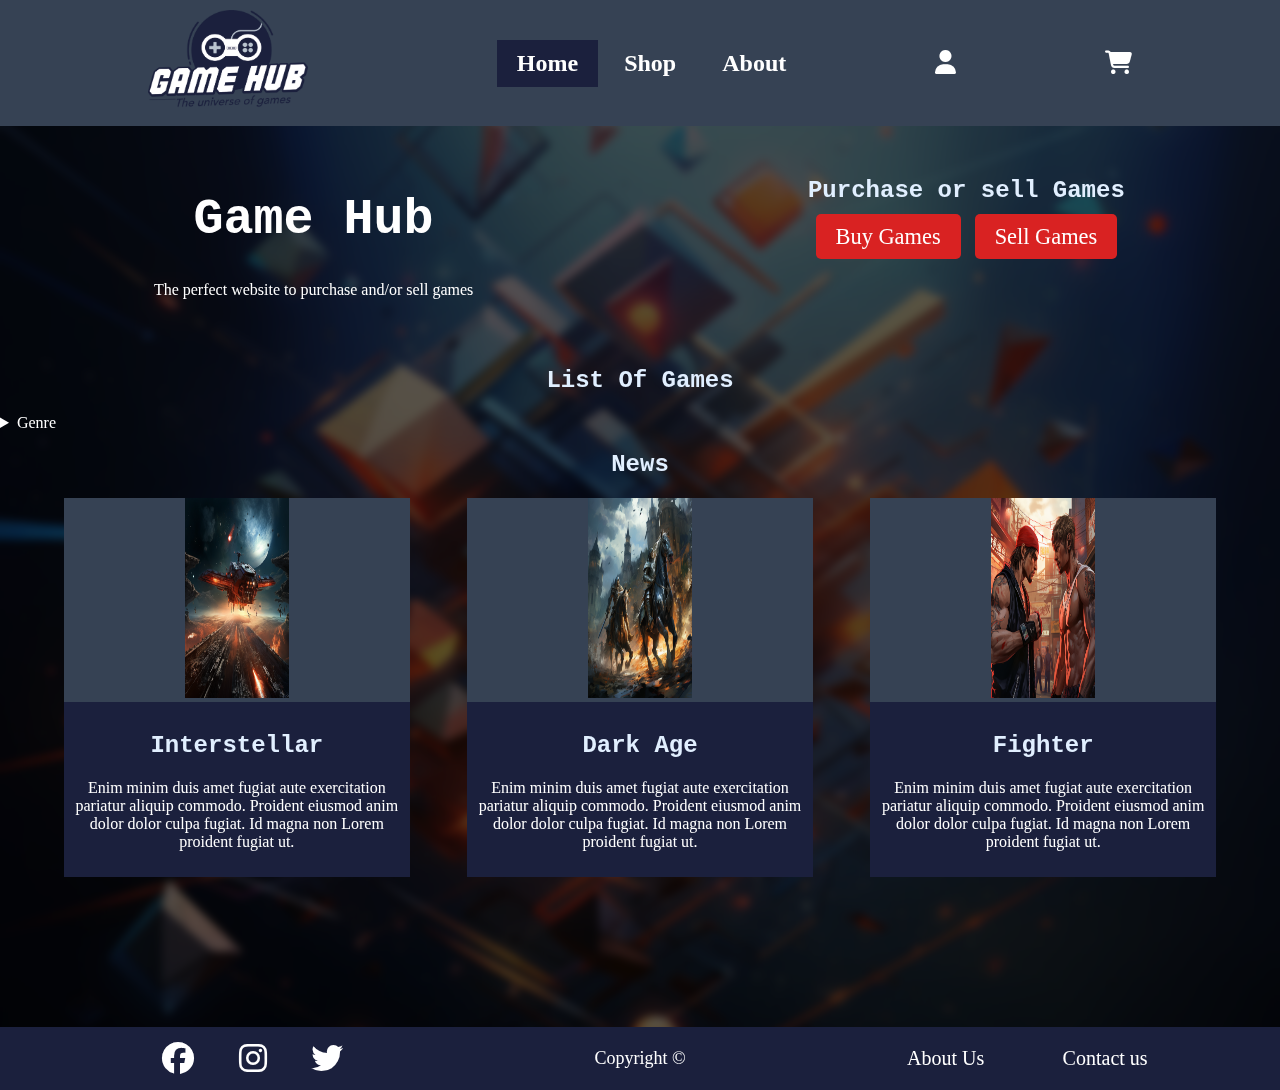
<file: index.html>
<!DOCTYPE html>
<html lang="en">

<head>
    <meta charset="UTF-8">
    <meta name="description" content="This is a page working as an online game shop">
    <meta name="viewport" content="width=device-width, initial-scale=1.0">
    <link rel="stylesheet" href="./Home/Styles.css">
    <link rel="stylesheet" href="https://cdnjs.cloudflare.com/ajax/libs/font-awesome/6.4.2/css/all.min.css" />
    <script type="module" src="./JS/home.js"></script>
    <script type="module" src="./JS/game-info.js"></script>
    <title>Game Hub Homepage</title>
</head>

<body>

    <header>
        <input type="checkbox" id="menu-checkbox" />
        <label for="menu-checkbox" class="hamburger-icon"><i class="fa-solid fa-bars" aria-hidden="true"></i></label>
        <nav>
            <a class="logo-game_hub" href="./index.html">
                <img src="./Images/GameHub_Logo.png" alt="The logo of the museum">
            </a>
            <ul>
                <li><a href="./index.html" class="active"> Home</a></li>
                <li><a href="./Shop/Shop.html"> Shop</a></li>
                <li><a href="./About/About.html"> About</a></li>
            </ul>
            <div class="profile">
                <i class="fa-solid fa-user" style="color: #ffffff;"></i>
            </div>
            <div class="cart-btn">
                <a href="./Cart/Cart.html"><i class="fa-solid fa-cart-shopping" style="color: #ffffff;"></i></a>
            </div>
        </nav>
    </header>

    <main>

        <div class="grid_container">
            <div class="grid_item">
                <h1>Game Hub</h1>
                <p>The perfect website to purchase and/or sell games</p>
            </div>
            <div class="grid_item">
                <h2>Purchase or sell Games</h2>
                <div class="button-container">
                    <a href="./Shop/Shop.html" class="red-button"> Buy Games</a>
                    <a href="./SellGames/Sell.html" class="red-button"> Sell Games</a>
                </div>
            </div>
        </div>

        <!--// Advertisment //-->

        <div class="Popular_list">
            <h2>List Of Games</h2>
        </div>

        <!-- <div id="genre-list">
            <button>Show All</button>
            <button>Action</button>
            <button>Adventure</button>
            <button>Horror</button>
            <button>Sports</button>
        </div> -->

        <details style="color: #ffffff;" id="sortByGenre">
            <summary>Genre</summary>
            <ul id="genre-list">
                <li>Show All</li>
                <li>Action</li>
                <li>Adventure</li>
                <li>Horror</li>
                <li>Sports</li>
            </ul>
        </details>


        <div id="loading"></div>
        <div id="games-display" style="color: #ffffff;"></div>


        <!-- News -->

        <div class="h2News-container">
            <h2>News</h2>
        </div>

        <section>
            <div class="gameNews_container">
                <div class="GameNews">
                    <img src="./Images/News/Moosh_game_covers_for_sci-fi_games_space_space_ships_lasers_pla_70977b8f-afb4-40dc-a334-e89e9fece514.png"
                        alt="Intersteller game cover">
                    <div class="text-box">
                        <h2>Interstellar</h2>
                        <p>Enim minim duis amet fugiat aute exercitation pariatur aliquip commodo.
                            Proident eiusmod anim dolor dolor culpa fugiat. Id magna non Lorem proident fugiat ut.</p>
                    </div>
                </div>
                <div class="GameNews">
                    <img src="./Images/Moosh_Game_covers_dark_age_knights_armor_horses_sword_fight_shi_2a24df74-0343-44b1-850f-305e9cb5c558.png"
                        alt="Dark Age game cover">
                    <div class="text-box">
                        <h2>Dark Age</h2>
                        <p>Enim minim duis amet fugiat aute exercitation pariatur aliquip commodo.
                            Proident eiusmod anim dolor dolor culpa fugiat. Id magna non Lorem proident fugiat ut.</p>
                    </div>
                </div>
                <div class="GameNews">
                    <img src="./Images/Moosh_street_fight_game_cover_street_fight_edaf9f70-90d0-4dcd-8a8b-a4414ffc1a50.png"
                        alt="Fighter game cover">
                    <div class="text-box">
                        <h2>Fighter</h2>
                        <p>Enim minim duis amet fugiat aute exercitation pariatur aliquip commodo.
                            Proident eiusmod anim dolor dolor culpa fugiat. Id magna non Lorem proident fugiat ut.</p>
                    </div>
                </div>
            </div>
        </section>


    </main>

    <footer>
        <div class="footer_container">
            <div class="footer_item">
                <i class="fa-brands fa-facebook" style="color: #ffffff;"></i>
                <i class="fa-brands fa-instagram" style="color: #ffffff;"></i>
                <i class="fa-brands fa-twitter" style="color: #ffffff;"></i>
            </div>
            <div class="footer_item">
                Copyright &copy;
            </div>
            <div class="footer_item">
                <ul>
                    <li><a href="/About/About.html"> About Us</a></li>
                    <li><a href="#"> Contact us</a></li>
                </ul>
            </div>
        </div>
    </footer>



</body>

</html>
</file>
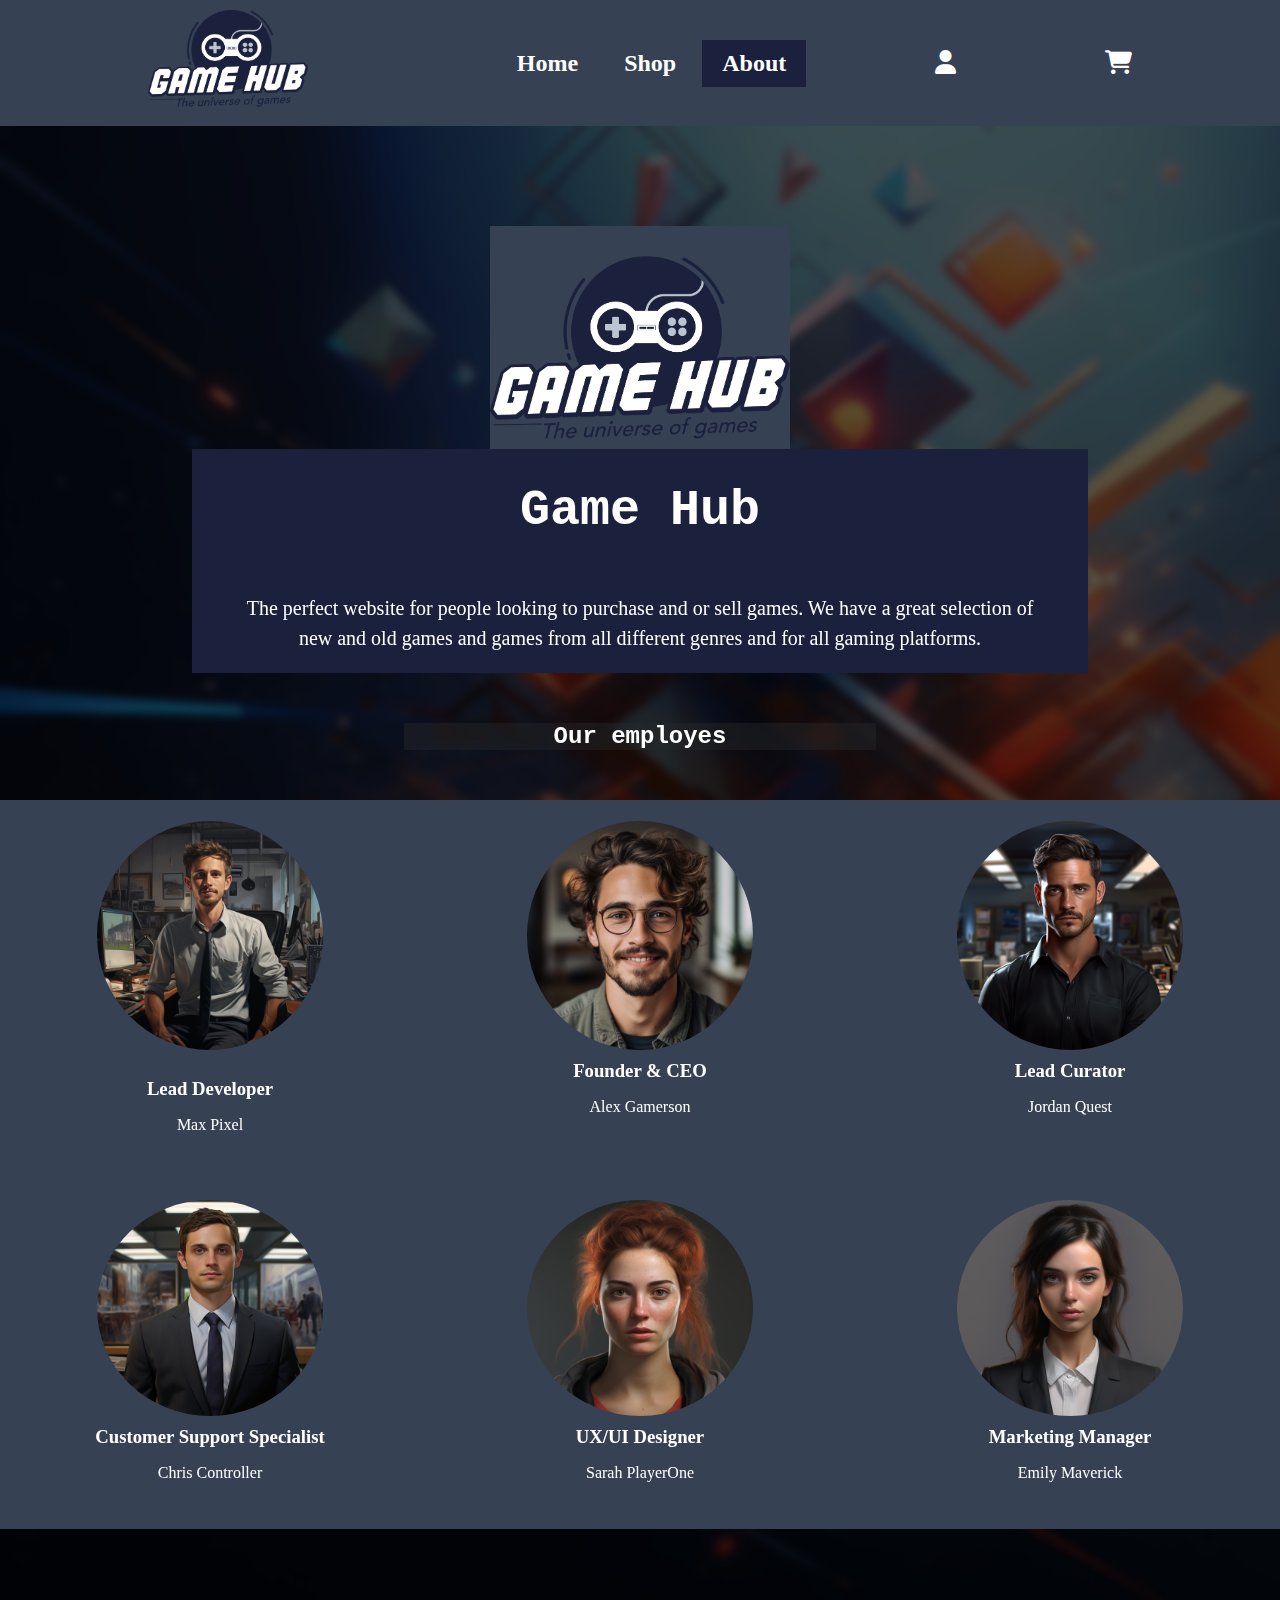
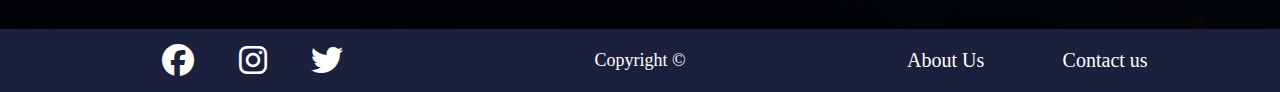
<file: About/About.html>
<!DOCTYPE html>
<html lang="en">

<head>
    <meta charset="UTF-8">
    <meta name="description" content="This is a page working as an online game shop">
    <meta name="viewport" content="width=device-width, initial-scale=1.0">
    <link rel="stylesheet" href="../Home/Styles.css">
    <link rel="stylesheet" href="./StyleAbout.css">
    <link rel="stylesheet" href="https://cdnjs.cloudflare.com/ajax/libs/font-awesome/6.4.2/css/all.min.css" />
    <title>Game Hub About</title>
</head>

<body>

    <header>
        <input type="checkbox" id="menu-checkbox" />
        <label for="menu-checkbox" class="hamburger-icon"><i class="fa-solid fa-bars" aria-hidden="true"></i></label>
        <nav>
            <a class="logo-game_hub" href="../index.html">
                <img src="../Images/GameHub_Logo.png" alt="The logo of the museum">
            </a>
            <ul>
                <li><a href="../index.html"> Home</a></li>
                <li><a href="../Shop/Shop.html"> Shop</a></li>
                <li><a href="../About/About.html" class="active"> About</a></li>
            </ul>
            <div class="profile">
                <i class="fa-solid fa-user" style="color: #ffffff;"></i>
            </div>
            <div class="cart-btn">
                <a href="../Cart/Cart.html"><i class="fa-solid fa-cart-shopping" style="color: #ffffff;"></i></a>
            </div>
        </nav>
    </header>

    <main>

        <!-- Hero section -->

        <section class="main-container">
            <div class="logo-image">
                <a href="../index.html"><img src="../Images/GameHub_Logo.png" alt="Logo of website" class="logo"></a>
            </div>
            <div class="info-box">
                <h1>Game Hub</h1>
                <p>The perfect website for people looking to purchase and or sell games. We have a great selection of
                    new and old games and games from all
                    different genres and for all gaming platforms.</p>
            </div>
        </section>

        <!-- employees -->

        <section class="h2-container">
            <h2>Our employes</h2>
        </section>

        <section class="employe-container">
            <div class="employe-info">
                <img src="../Images/employes/Moosh_headsot_employee_d18eb2ff-e689-45a2-9432-59f1efe1e7ba.png"
                    alt="Lead Developer"><br>
                <h3>Lead Developer</h3>
                <p>Max Pixel</p>
            </div>
            <div class="employe-info">
                <img src="../Images/employes/Moosh_headsot_employee_cb21a9e8-fedf-4ec2-8aec-4f5f71e0e1a9.png"
                    alt="Founder & CEO">
                <h3>Founder & CEO</h3>
                <p>Alex Gamerson</p>
            </div>
            <div class="employe-info">
                <img src="../Images/employes/Moosh_headsot_employee_realistic_man_siut_174b46e6-6c12-4b10-9430-a66ea6b0e977.png"
                    alt="Lead Curator">
                <h3>Lead Curator</h3>
                <p>Jordan Quest</p>
            </div>
            <div class="employe-info">
                <img src="../Images/employes/Moosh_headsot_employee_realistic_man_suits_5f0a5837-0bd3-4417-9a72-da1ceca79cde.png"
                    alt="Costumer Suport Specialist">
                <h3>Customer Support Specialist</h3>
                <p>Chris Controller</p>
            </div>
            <div class="employe-info">
                <img src="../Images/employes/Moosh_headsot_employee_realistic_woman_883b6e54-ffdb-4a6e-a70b-785662ddaeb3.png"
                    alt="UX/UI Designer">
                <h3>UX/UI Designer</h3>
                <p>Sarah PlayerOne</p>
            </div>
            <div class="employe-info">
                <img src="../Images/employes/Moosh_headsot_employee_realistic_woman_db0b95b2-54e1-4a8b-83d1-a9d93a12047d.png"
                    alt="Market maneger">
                <h3>Marketing Manager</h3>
                <p>Emily Maverick</p>
            </div>
        </section>

    </main>

    <!--// Footer //-->

    <footer>
        <div class="footer_container">
            <div class="footer_item">
                <i class="fa-brands fa-facebook" style="color: #ffffff;"></i>
                <i class="fa-brands fa-instagram" style="color: #ffffff;"></i>
                <i class="fa-brands fa-twitter" style="color: #ffffff;"></i>
            </div>
            <div class="footer_item">
                Copyright &copy;
            </div>
            <div class="footer_item">
                <ul>
                    <li><a href="/About/About.html"> About Us</a></li>
                    <li><a href="#"> Contact us</a></li>
                </ul>
            </div>
        </div>
    </footer>

</body>

</html>
</file>
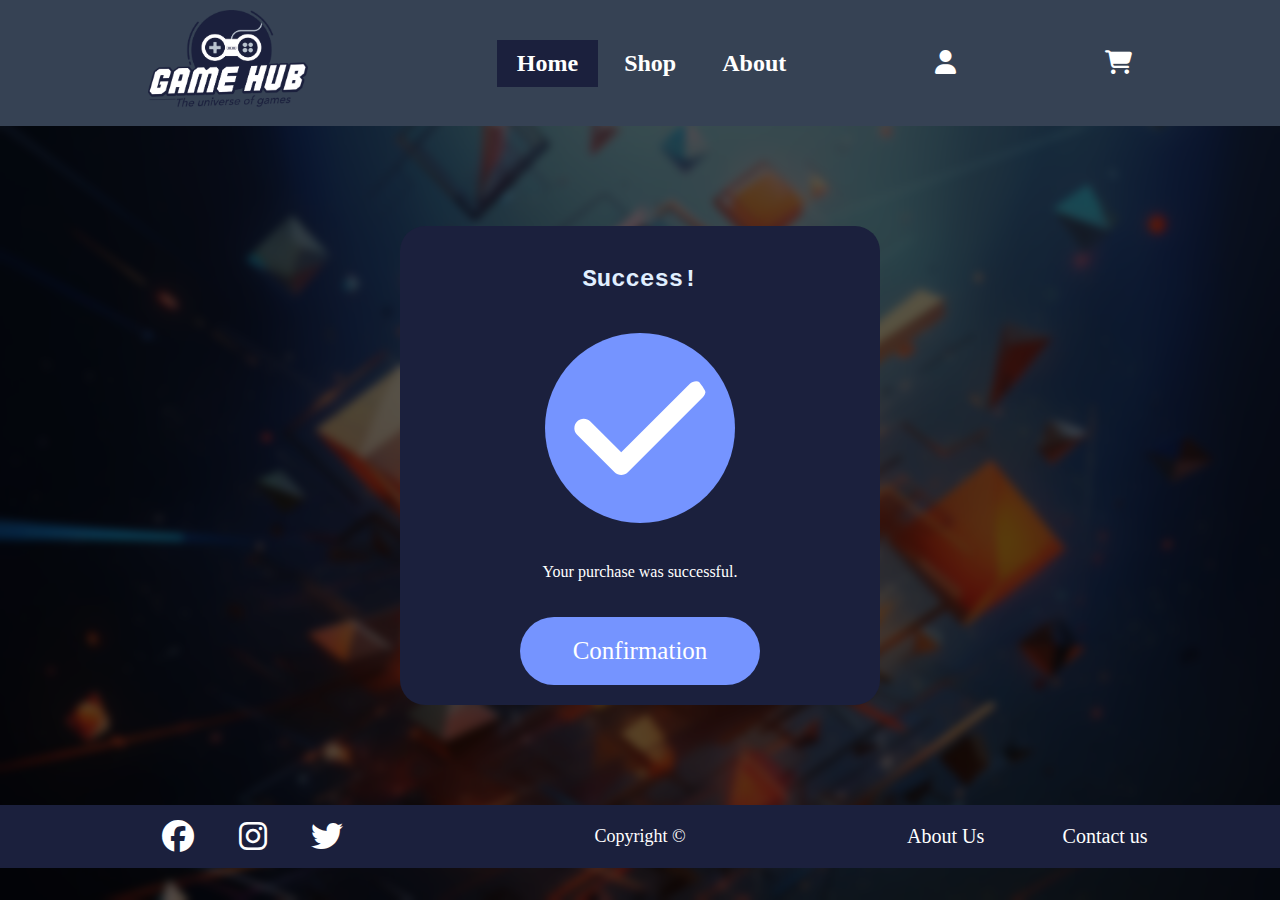
<file: Checkoutsuccess/success.html>
<!DOCTYPE html>
<html lang="en">

<head>
    <meta charset="UTF-8">
    <meta name="viewport" content="width=device-width, initial-scale=1.0">
    <meta charset="UTF-8">
    <meta name="description" content="Succsess page for purchase">
    <link rel="stylesheet" href="../Checkoutsuccess/Success.css">
    <link rel="stylesheet" href="../Home/Styles.css">
    <link rel="stylesheet" href="https://cdnjs.cloudflare.com/ajax/libs/font-awesome/6.4.2/css/all.min.css" />
    <title>Success page</title>
</head>

<body>

    <header>
        <input type="checkbox" id="menu-checkbox" />
        <label for="menu-checkbox" class="hamburger-icon"><i class="fa-solid fa-bars" aria-hidden="true"></i></label>
        <nav>
            <a class="logo-game_hub" href="./index.html">
                <img src="/Images/GameHub_Logo.png" alt="The logo of the museum">
            </a>
            <ul>
                <li><a href="/index.html" class="active"> Home</a></li>
                <li><a href="/Shop/Shop.html"> Shop</a></li>
                <li><a href="/About/About.html"> About</a></li>
            </ul>
            <div class="profile">
                <i class="fa-solid fa-user" style="color: #ffffff;"></i>
            </div>
            <div class="cart-btn">
                <a href="./Cart/Cart.html"><i class="fa-solid fa-cart-shopping" style="color: #ffffff;"></i></a>
            </div>
        </nav>
    </header>

    <main>

        <section class="main-container">
            <div class="success-box">
                <h2>Success!</h2>
            </div>
            <div class="svg-box">
                <svg xmlns="http://www.w3.org/2000/svg" height="1em"
                    viewBox="0 0 448 512"><!--! Font Awesome Free 6.4.2 by @fontawesome - https://fontawesome.com License - https://fontawesome.com/license (Commercial License) Copyright 2023 Fonticons, Inc. -->
                    <style>
                        svg {
                            fill: #ffffff
                        }
                    </style>
                    <path
                        d="M438.6 105.4c12.5 12.5 12.5 32.8 0 45.3l-256 256c-12.5 12.5-32.8 12.5-45.3 0l-128-128c-12.5-12.5-12.5-32.8 0-45.3s32.8-12.5 45.3 0L160 338.7 393.4 105.4c12.5-12.5 32.8-12.5 45.3 0z" />
                </svg>
            </div>
            <div class="textinput">
                <p>Your purchase was successful.</p>
            </div>
            <div class="confirmation-box">
                <a href="">Confirmation</a>
            </div>
        </section>

    </main>

    <footer>
        <div class="footer_container">
            <div class="footer_item">
                <i class="fa-brands fa-facebook" style="color: #ffffff;"></i>
                <i class="fa-brands fa-instagram" style="color: #ffffff;"></i>
                <i class="fa-brands fa-twitter" style="color: #ffffff;"></i>
            </div>
            <div class="footer_item">
                Copyright &copy;
            </div>
            <div class="footer_item">
                <ul>
                    <li><a href="/About/About.html"> About Us</a></li>
                    <li><a href="#"> Contact us</a></li>
                </ul>
            </div>
        </div>
    </footer>

</body>



</html>
</file>
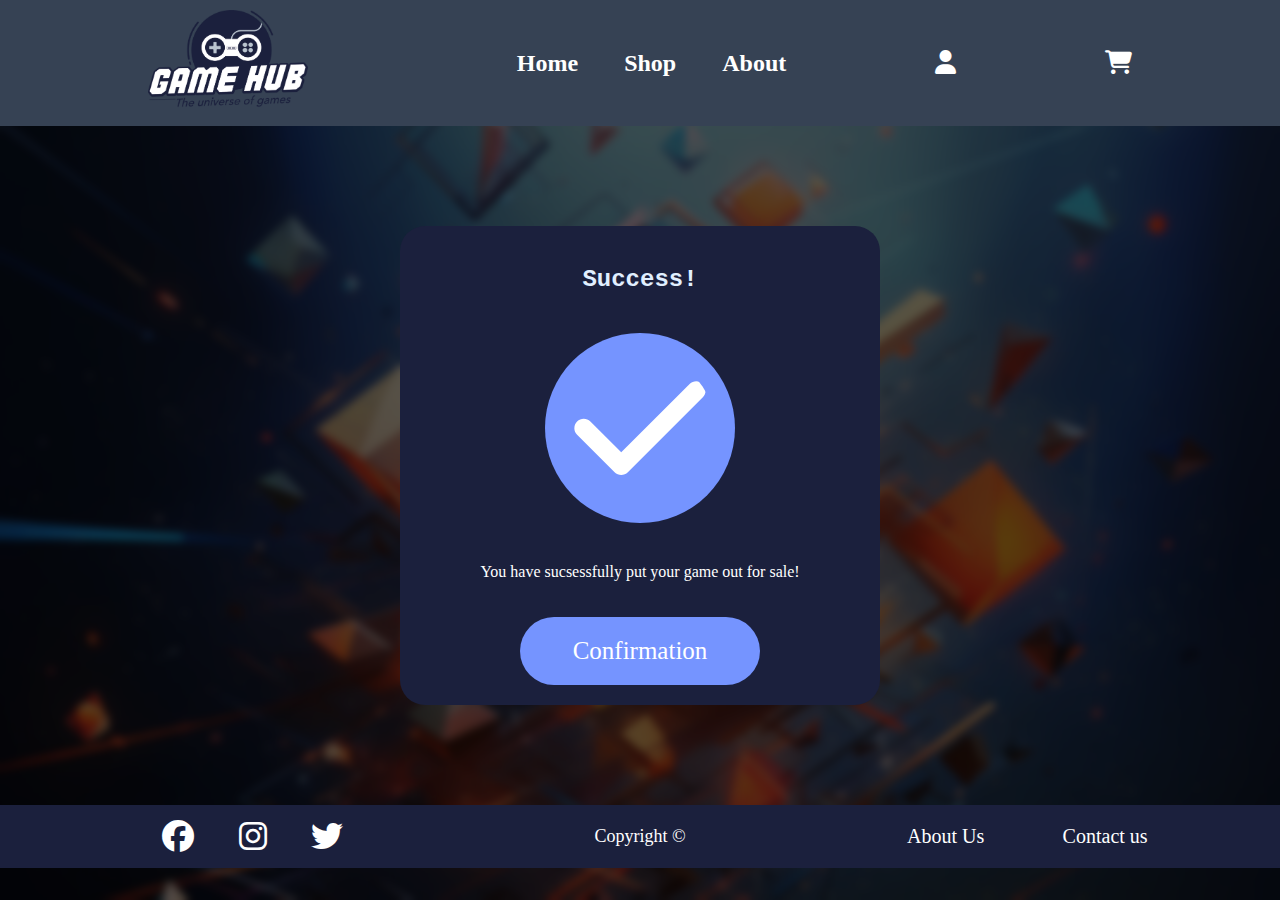
<file: ConfirmationSell/confirmationsell.html>
<!DOCTYPE html>
<html lang="en">

<head>
    <meta charset="UTF-8">
    <title>Game Hub sell confirmation</title>
    <meta name="description" content="Confirmation of sold game page">
    <meta name="viewpoert" content="width=device-width, initial-scale=1.0">
    <link rel="stylesheet" href="../ConfirmationSell/Confirmationsell.css">
    <link rel="stylesheet" href="../Home/Styles.css">
    <link rel="stylesheet" href="https://cdnjs.cloudflare.com/ajax/libs/font-awesome/6.4.2/css/all.min.css" />
</head>

<body>

    <header>
        <input type="checkbox" id="menu-checkbox" />
        <label for="menu-checkbox" class="hamburger-icon"><i class="fa-solid fa-bars" aria-hidden="true"></i></label>
        <nav>
            <a class="logo-game_hub" href="../index.html">
                <img src="../Images/GameHub_Logo.png" alt="The logo of the museum">
            </a>
            <ul>
                <li><a href="../index.html"> Home</a></li>
                <li><a href="../Shop/Shop.html"> Shop</a></li>
                <li><a href="../About/About.html"> About</a></li>
            </ul>
            <div class="profile">
                <i class="fa-solid fa-user" style="color: #ffffff;"></i>
            </div>
            <div class="cart-btn">
                <a href="../Cart/Cart.html"><i class="fa-solid fa-cart-shopping" style="color: #ffffff;"></i></a>
            </div>
        </nav>
    </header>

    <main>

        <section class="main-container">
            <div class="success-box">
                <h2>Success!</h2>
            </div>
            <div class="svg-box">
                <svg xmlns="http://www.w3.org/2000/svg" height="1em"
                    viewBox="0 0 448 512"><!--! Font Awesome Free 6.4.2 by @fontawesome - https://fontawesome.com License - https://fontawesome.com/license (Commercial License) Copyright 2023 Fonticons, Inc. -->
                    <style>
                        svg {
                            fill: #ffffff
                        }
                    </style>
                    <path
                        d="M438.6 105.4c12.5 12.5 12.5 32.8 0 45.3l-256 256c-12.5 12.5-32.8 12.5-45.3 0l-128-128c-12.5-12.5-12.5-32.8 0-45.3s32.8-12.5 45.3 0L160 338.7 393.4 105.4c12.5-12.5 32.8-12.5 45.3 0z" />
                </svg>
            </div>
            <div class="textinput">
                <p>You have sucsessfully put your game out for sale!</p>
            </div>
            <div class="confirmation-box">
                <a href="">Confirmation</a>
            </div>
        </section>

    </main>

    <footer>
        <div class="footer_container">
            <div class="footer_item">
                <i class="fa-brands fa-facebook" style="color: #ffffff;"></i>
                <i class="fa-brands fa-instagram" style="color: #ffffff;"></i>
                <i class="fa-brands fa-twitter" style="color: #ffffff;"></i>
            </div>
            <div class="footer_item">
                Copyright &copy;
            </div>
            <div class="footer_item">
                <ul>
                    <li><a href="../About/About.html"> About Us</a></li>
                    <li><a href="#"> Contact us</a></li>
                </ul>
            </div>
        </div>
    </footer>

</body>



</html>
</file>
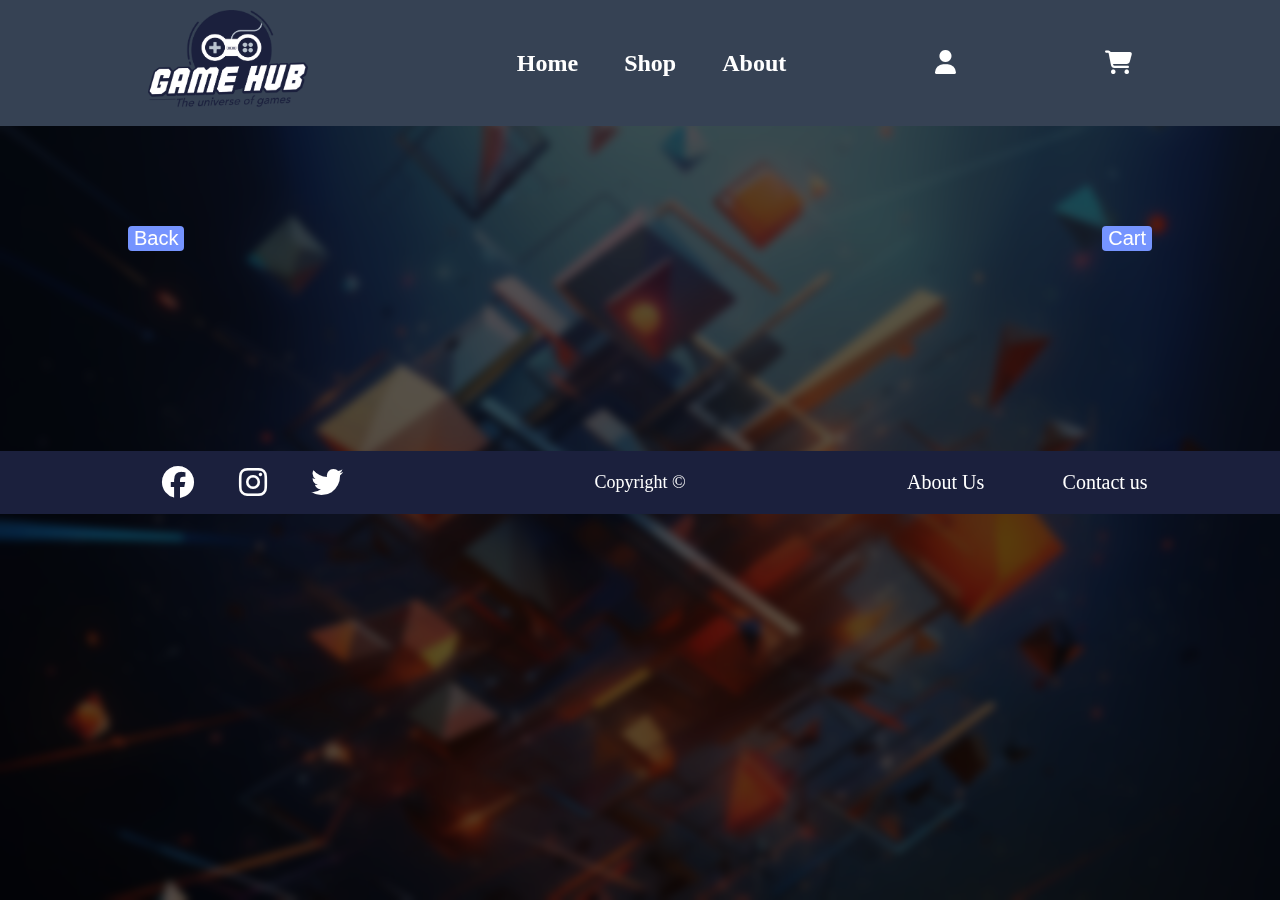
<file: GamePage/Gameinfo.html>
<!DOCTYPE html>
<html lang="en">

<head>
    <meta charset="UTF-8">
    <meta name="viewport" content="width=device-width, initial-scale=1.0">
    <title>Game Hub game info</title>
    <meta name="description" content="This is a page working as an online game shop">
    <link rel="stylesheet" href="../Home/Styles.css">
    <link rel="stylesheet" href="./Gameinfo.css">
    <link rel="stylesheet" href="https://cdnjs.cloudflare.com/ajax/libs/font-awesome/6.4.2/css/all.min.css" />
    <script defer src="../JS/game-info.js"></script>
    <title>Document</title>
</head>

<body>

    <header>
        <input type="checkbox" id="menu-checkbox" />
        <label for="menu-checkbox" class="hamburger-icon"><i class="fa-solid fa-bars" aria-hidden="true"></i></label>
        <nav>
            <a class="logo-game_hub" href="../index.html">
                <img src="../Images/GameHub_Logo.png" alt="Logo of game shop">
            </a>
            <ul>
                <li><a href="../index.html"> Home</a></li>
                <li><a href="../Shop/Shop.html"> Shop</a></li>
                <li><a href="../About/About.html"> About</a></li>
            </ul>
            <div class="profile">
                <i class="fa-solid fa-user" style="color: #ffffff;"></i>
            </div>
            <div class="cart-btn">
                <a href="../Cart/Cart.html"><i class="fa-solid fa-cart-shopping" style="color: #ffffff;"></i></a>
            </div>
        </nav>
    </header>

    <main>



        <!-- <section class="game-info-section">

            <div class="info-wrapper">
                <div class="info-container">
                    <h3></h3>
                    <div class="price-container">
                        <div class="price"></div>
                        <div class="discount-price"></div>
                    </div>
                    <div class="age"></div>
                    <div class="genre"></div>
                    <div class="release-date"></div>
                </div>
            </div> -->

        <div id="display-game-info" style="color: #ffffff;"></div>

        <!-- <div class="info-game_container">

                <div class="info-box">
                    <div class="info-img-left">
                        <img src="../Images/game-info-image/ajusted_img.png" alt="Hell on Earth game cover">
                    </div>
                    <div class="seperator-container">
                        <div class="separator-img"></div>
                    </div>
                    <div class="add-section">
                        <button class="price-button">
                            Add to Wishlist
                        </button>
                        <button class="price-button">
                            <span class="price">$29.99</span>
                            <a class="add-to-cart" href="../Cart/Cart.html">Add to Cart</a>
                        </button>
                    </div>
                    <div class="seperator-container">
                        <div class="separator"></div>
                    </div>
                    <div class="console-container">
                        <div class="console-box">
                            Playstation 4/5
                        </div>
                        <div class="console-box">
                            Xbox sceries X
                        </div>
                        <div class="console-box">
                            Nintendo
                        </div>
                        <div class="console-box">
                            PC
                        </div>
                    </div>
                </div>
                <div class="info-box">
                    <div class="info-img-right">
                        <img src="../Images/game-info-image/ajusted_img.png" alt="Hell on Earth game cover">
                    </div>
                    <div class="seperator-container">
                        <div class="separator-img"></div>
                    </div>
                    <div class="Game-bio-container">
                        <div class="bio">
                            <h3>Hell On Earth</h3>
                            <p>Lorem ipsum dolor sit amet, consectetur adipisicing elit. Dicta alias veritatis
                                accusantium excepturi assumenda itaque. </p>
                        </div>
                        <div class="seperator-container">
                            <div class="separator-bio"></div>
                        </div>
                        <div class="general-info-container">
                            <div class="general-info">
                                <div class="Developer">Game Developer</div>
                            </div>
                            <div class="general-info">
                                <div class="Name">(Name of developer)</div>
                            </div>
                            <div class="general-info">
                                <div class="Published">Published</div>
                            </div>
                            <div class="general-info">
                                <div class="Date">(Date of when published)</div>
                            </div>
                            <div class="general-info">
                                <div class="Genre">Genre</div>
                            </div>
                            <div class="general-info">
                                <div class="Action">(Action)</div>
                            </div>
                        </div>
                    </div>
                </div>
        </section> -->


        <div class="back-cart-btn-container">
            <div class="btn-back">
                <a href="../index.html"><button class="custom-button">Back</button></a>
            </div>
            <div class="btn-Cart">
                <a href="../Cart/Cart.html"></a><button class="custom-button">Cart</button></a>
            </div>
        </div>



    </main>

    <footer>
        <div class="footer_container">
            <div class="footer_item">
                <i class="fa-brands fa-facebook" style="color: #ffffff;"></i>
                <i class="fa-brands fa-instagram" style="color: #ffffff;"></i>
                <i class="fa-brands fa-twitter" style="color: #ffffff;"></i>
            </div>
            <div class="footer_item">
                Copyright &copy;
            </div>
            <div class="footer_item">
                <ul>
                    <li><a href="/About/About.html"> About Us</a></li>
                    <li><a href="#"> Contact us</a></li>
                </ul>
            </div>
        </div>
    </footer>



</body>

</html>
</file>
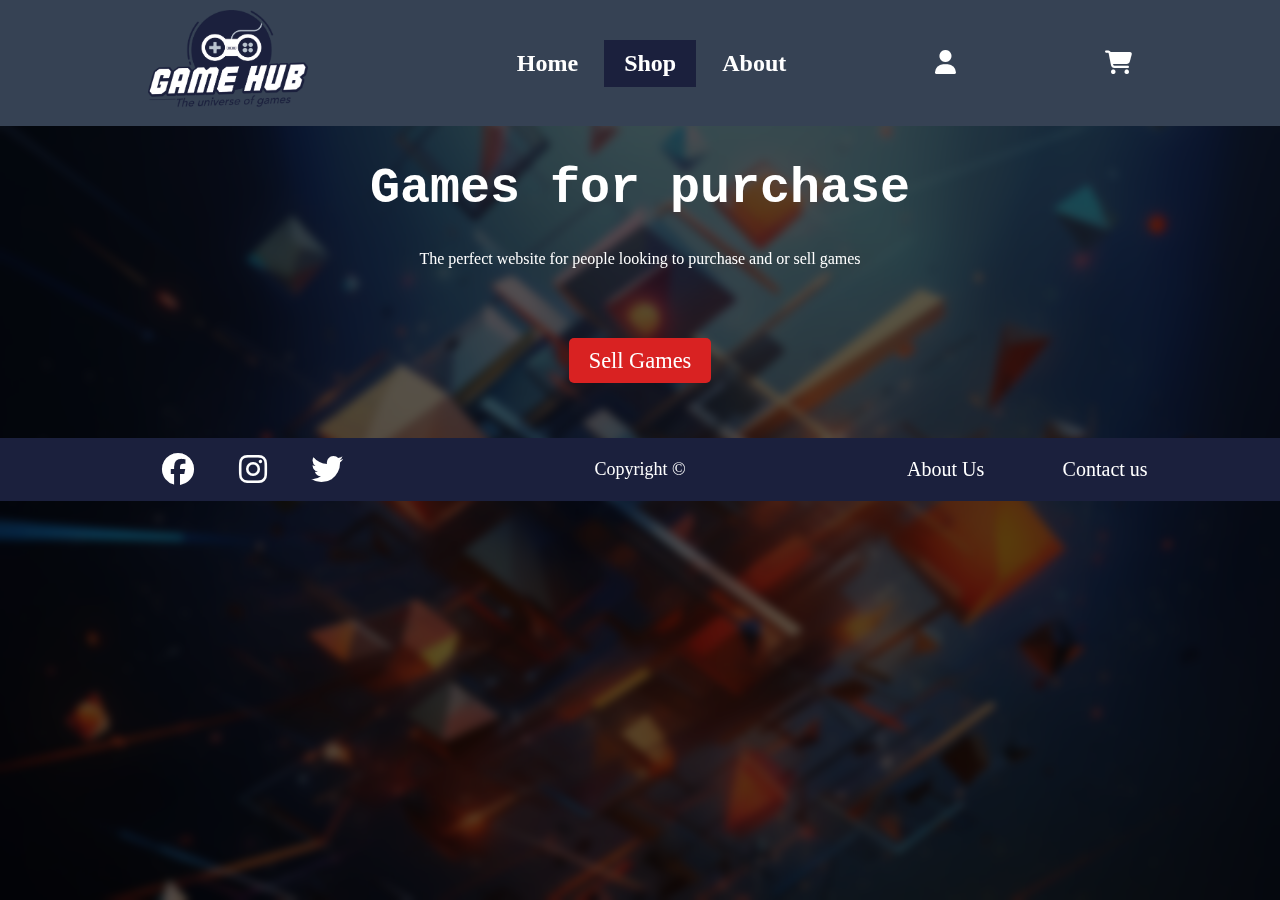
<file: Shop/Shop.html>
<!DOCTYPE html>
<html lang="en">

<head>
    <meta charset="UTF-8">
    <meta name="description" content="This is a page working as an online game shop">
    <meta name="viewport" content="width=device-width, initial-scale=1.0">
    <link rel="stylesheet" href="../Shop/ShopStyle.css">
    <link rel="stylesheet" href="../Home/Styles.css">
    <link rel="stylesheet" href="https://cdnjs.cloudflare.com/ajax/libs/font-awesome/6.4.2/css/all.min.css" />
    <script type="module" src="../JS/shop.js"></script>
    <title>Game Hub shop</title>
</head>

<body>

    <header>
        <input type="checkbox" id="menu-checkbox" />
        <label for="menu-checkbox" class="hamburger-icon"><i class="fa-solid fa-bars" aria-hidden="true"></i></label>
        <nav>
            <a class="logo-game_hub" href="../index.html">
                <img src="../Images/GameHub_Logo.png" alt="The logo of the museum">
            </a>
            <ul>
                <li><a href="../index.html"> Home</a></li>
                <li><a href="../Shop/Shop.html" class="active"> Shop</a></li>
                <li><a href="../About/About.html"> About</a></li>
            </ul>
            <div class="profile">
                <i class="fa-solid fa-user" style="color: #ffffff;"></i>
            </div>
            <div class="cart-btn">
                <a href="../Cart/Cart.html"><i class="fa-solid fa-cart-shopping" style="color: #ffffff;"></i></a>
            </div>
        </nav>
    </header>

    <!--// Intro/main //-->

    <main>

        <div class="hero-container">
            <section class="hero-section">
                <h1>Games for purchase</h1>
                <p>The perfect website for people looking to purchase and or sell games</p>
            </section>
            <div class="grid_item">
                <div class="button-container">
                    <a href="../SellGames/Sell.html" class="red-button">Sell Games</a>
                </div>
            </div>
        </div>

        <!-- <div>
            <summary>Genre</summary>
            <ul id="genre-ul" style="color: #ffffff;">
                <li>Show All</li>
                <li>Action</li>
                <li>Sports</li>
                <li>Adventure</li>
                <li>Horror</li>
                <li>Sports</li>
            </ul>
        </div> -->

        <!-- <div class="dropdown">
            <label for="genres"></label>
            <select id="genres">
                <option value="" disabled selected>Select Genre</option>
                <option value="show-all">Show All</option>
                <option value="action">Action</option>
                <option value="adventure">Adventure</option>
                <option value="rpg">Role-Playing Game (RPG)</option>
                <option value="strategy">Strategy</option>
            </select>
        </div> -->


        <div id="genres"></div>
        <div class="products" id="games-display" style="color: #ffffff;">

        </div>
        <!-- <div class="games_container" style="color: white;">
            <div class="shop-item">
                <span class="shop-item-title">Lightning Fast</span>
                <div class="games-detail">
                    <a href="../GamePage/Gameinfo.html"><img class="shop-item-img"
                            src="../Images/Moosh_Flight_simulator_game_cover_plane_fighter_jet_helicopter__2379d3cd-9573-476d-910d-b435d288e5d4.png"
                            alt="Lightning Fast game cover"></a>
                    <p>Flight Simulator</p>
                    <span class="shop-item-price">$25.99</span>
                    <button class="btn-shop-primary" type="button">ADD TO CART</button>
                </div>
            </div>
            <div class="shop-item">
                <span class="shop-item-title">Happy Blocks</span>
                <div class="games-detail">
                    <a href="../GamePage/Gameinfo.html"><img class="shop-item-img"
                            src="../Images/Moosh_game_covers_platform_games_blocks_pixels_colorful_happy_b7b5248d-2556-4fb8-afe4-860412b69561.png"
                            alt="Happy Blocks game cover"></a>
                    <p>Platform Game</p>
                    <span class="shop-item-price">$29.99</span>
                    <button class="btn-shop-primary" type="button">ADD TO CART</button>
                </div>
            </div>
            <div class="shop-item">
                <span class="shop-item-title">Hell On Earth</span>
                <div class="games-detail">
                    <a href="../GamePage/Gameinfo.html"><img class="shop-item-img"
                            src="../Images/Moosh_game_covers_shooter_games_colorful_explotians_guns_helico_29735956-aeb8-43bb-b633-6208381c675b.png"
                            alt="Hell On Earth game cover"></a>
                    <p>RPG Shooter Game</p>
                    <span class="shop-item-price">35.99</span>
                    <button class="btn-shop-primary" type="button">ADD TO CART</button>
                </div>
            </div>
            <div class="shop-item">
                <span class="shop-item-title">Racers</span>
                <div class="games-detail">
                    <a href="../GamePage/Gameinfo.html"><img class="shop-item-img"
                            src="../Images/Moosh_race_car_game_cover_cover_game_sports_car_musle_car_hot_r_1c75769b-cddf-48ae-a56a-1467fec76d75.png"
                            alt="Racers game cover"></a>
                    <p>Racing Game</p>
                    <span class="shop-item-price">$29.99</span>
                    <button class="btn-shop-primary" type="button">ADD TO CART</button>
                </div>
            </div>
            <div class="shop-item">
                <span class="shop-item-title">Raider</span>
                <div class="games-detail">
                    <a href="../GamePage/Gameinfo.html"><img class="shop-item-img"
                            src="../Images/Moosh_viking_game_cover_viking_ship_warrior_helmets_shields_riv_fde64b89-baa8-4692-a76a-3937a28dd11b.png"
                            alt="Raider game cover"></a>
                    <P>RPG Openworld Game</P>
                    <span class="shop-item-price">$29.99</span>
                    <button class="btn-shop-primary" type="button">ADD TO CART</button>
                </div>
            </div>
        </div> -->


    </main>

    <footer>
        <div class="footer_container">
            <div class="footer_item">
                <i class="fa-brands fa-facebook" style="color: #ffffff;"></i>
                <i class="fa-brands fa-instagram" style="color: #ffffff;"></i>
                <i class="fa-brands fa-twitter" style="color: #ffffff;"></i>
            </div>
            <div class="footer_item">
                Copyright &copy;
            </div>
            <div class="footer_item">
                <ul>
                    <li><a href="/About/About.html"> About Us</a></li>
                    <li><a href="#"> Contact us</a></li>
                </ul>
            </div>
        </div>
    </footer>

    <!-- <script src="../JS/products.js"></script>
    <script src="../JS/cart.js"></script> -->


</body>

</html>
</file>
<file: Home/Styles.css>
:root{
    --blue: #7594FF;
    --darkBlue: #1B203D;
    --red: #D92222;
    --mediumBlue: #364254;
}

body {
    max-width: 100%;
    min-height: 100vh;
    padding: 0%;
    margin: 0%;
    background: linear-gradient(rgba(0, 0, 0, 65%), rgba(0, 0, 0, 65%)), url(../Images/BG_img.png);
    background-repeat: no-repeat;
    background-size: cover;
    filter: brightness(-2);
    backdrop-filter: blur(4px);
}

#background-image {
    filter:brightness()
}

h1 {
    font-family: 'Teko', 'Courier New', Courier, monospace;
    color: white;
    font-size: 50px;
    text-align: center;
    text-decoration: double;
}

h2 {
    font-family: 'Exo', 'courier', 'monoscape';
}

h3 {
    color: white;
}

li {
    display: inline-block;
    text-align: center;
    align-content: center;
}

ul a {
    color: white;
    text-decoration: none;
    padding: 10px;
}

.active {
    background-color: var(--darkBlue);
}

main h2 {
    color: rgb(225, 239, 255);
}

body p {
    color: white
}

main {
    max-width: 100%;
}

main div {
    text-align: center;
}

header {
    position: relative;
    color: white;
    font-size: 1.5rem;
    background: var(--mediumBlue);
}

.hamburger-icon {
    padding-left: 20px;
}

nav {
    position: absolute;
    left: 1.5rem;
    font-size: 16px;
    margin: 0% 5%;
    background: var(--mediumBlue);
}

ul {
    list-style: none;
}

nav, 
#menu-checkbox {
    display: none;
}

#menu-checkbox:checked ~ nav {
    display: block;
    z-index: 3;
}

.logo-game_hub img {
    height: 100px;
}

nav a {
    display: block;
    color: white;
    padding: 10px 20px;
    font-size: 1.5rem;
    text-decoration: none;
}

nav li a:hover {
    color: var(--darkBlue);
}

/* Hero section */

.grid_container {
    display: grid;
    grid-template-columns: repeat(auto-fit, minmax(600px, 1fr));
    grid-gap: 2%;
}

.grid_item {
    padding: 5%;
}

.grid_item a{
    color: white;
    text-decoration: none;
    background-color: var(--red);
    font-size: 140%;
}

/* buttons hero section */

.button-container {
    justify-content: center;
}

.red-button {
    background-color: #ff0000; 
    color: white;
    padding: 10px 20px;
    border: none;
    border-radius: 5px;
    margin-right: 10px; 
    cursor: pointer;
}

.red-button:last-child {
    margin-right: 0; 
}

.red-button:hover {
    background-color: #cc0000; 
}

/* Popular games list */

.Popular_games_container {
    display: flex;
    flex-direction: row;
    flex-wrap: wrap;
    gap: 30px;
    max-width: 100%;
    justify-content: center;
    padding-bottom: 20px;
}

.popular_games h2{
    font-size: '16px';
}

.popular_games, img{
    width: 10rem;
    height: 12rem;
    cursor: pointer;
    transition: 0.1s;
}

.popular_games img:hover {
    transition: 0.1s;
    transform: scale(1.1);
}

@media (min-width: 1200px) {
    nav {
        display: flex;
        flex-direction: row;
        position: static;
        align-items: center;
        justify-content: space-between;
        font-size: 24px;
        font-weight: 800;
        padding-left: 5%;
        padding-right: 5%;
        }

    .hamburger-icon {
        display: none;
    }
}


@media (max-width: 767px) {
    body {
        background-color: aqua;
        font-size: 14px;
    }

    .header-container {
        padding: 1%;
    }

    .logo-T-Rex img {
        max-width: 120px;
    }

    .menu-container {
        padding: 10px;
    }

    .header-list {
        gap: 15px;
    }

    .menu-container ul {
        gap: 15px;
        font-size: 16px;
        font-weight: 500;
    }

    .cta {
    margin: 0px 20px;
    margin-bottom: 10px;
    margin-top: 5px;
    }
    
    .hamburger-icon {
        margin-top: 20px;
        margin-bottom: 20px;
    }

    .fa-solid {
        margin-top: 15px;
        margin-bottom: 15px; 
        
    }

    
    .GameNews_container {
        background-color: black;
        display: grid;
        grid-template-rows: repeat(3, 1fr);
        grid-gap: 5%; 
        justify-content: center;
        padding-bottom: 10%;
    }

    .loading {
        display: none; /* Initially hidden */
        position: fixed;
        top: 50%;
        left: 50%;
        transform: translate(-50%, -50%);
        width: 50px;
        height: 50px;
        border: 3px solid #f3f3f3; /* Light gray border */
        border-top: 3px solid #3498db; /* Blue border */
        border-radius: 50%;
        animation: spin 1s linear infinite; /* Spin animation */
    }
    
    /* Spin animation */
    @keyframes spin {
        0% { transform: translate(-50%, -50%) rotate(0deg); }
        100% { transform: translate(-50%, -50%) rotate(360deg); }
    }
    
    /* Styles for the games container */
    #games-container {
        margin-top: 50px; /* Adjust as needed */
    }

    .grid_container {
        display: grid;
        grid-template-columns: repeat(auto-fit, minmax(300px, 1fr));
        grid-gap: 2%;
    }

    .employe-info img {
        display: block;
        margin: 0 auto;
        border-radius: 50%;
        width: 80%;
        height: 40%;
        min-width: 5%;
        min-height: 5%;
    }

    .employe-info img {
        max-width: 55%;
        max-height: 35%;
    }

}

/* Game news */

.gameNews_container {
    display: grid;
    grid-template-columns: repeat(auto-fit, minmax(300px, 1fr));
    grid-gap: 5%; 
    padding-bottom: 150px;
    margin: 0% 5%;
}

.GameNews img {
    max-width: 30%;
    height: 200px;
    cursor: pointer;
    transition: transform 0.s;
}

.GameNews img:hover {
    transform: scale(1.1);
}

.GameNews {
    background-color: var(--mediumBlue);
}

.text-box {
    background-color: var(--darkBlue);
    padding: 10px;
}

/* Footer */

footer {
    color: white;
    background-color: var(--darkBlue);
    position: relative;
    width: 100%;
    bottom: 0%;
}

.footer_container {
    display: flex;
    flex-flow:row wrap;
    gap: 10px;
    text-align: center;
    align-items: center;
    justify-content: space-between;
    padding: 15px 5%;

}

.footer_item {
    flex: 1;
    font-size: large;
}

.footer_item i {
    color: white;
    cursor: pointer;
    width: 70px;
    font-size: 32px;
}

.footer_item li {
    color: white;
    text-decoration: none;
}

.footer_item a {
    font-style: none;
    color: white;
    font-size: 20px;
}

.footer_item ul {
    display: flex;
    flex-direction: row;
    list-style: none;
    flex-wrap: wrap;
    padding: 0%;
    margin: 0%;
    justify-content: space-evenly;
}
</file>
<file: About/StyleAbout.css>
/* Hero section */

.main-container {
    display: flex;
    flex-direction: row;
    flex-wrap: wrap;
    text-align: center;
    padding-top: 100px;
    padding-left: 15%;
    padding-right: 15%;
    align-items: center;
    justify-content: center;
}

.logo-image {
    background-color: var(--mediumBlue);
    height: 240px;
    width: 100%;
    height: 20%;
    max-width: 300px;
    max-height: 250px;
}

.logo {
    background-color: var(--mediumBlue);
    width: 100%;
    height: 100%;
    min-width: 100px;
    min-height: 100px;
    padding-top: 10%;
}

.info-box {
    background-color: var(--darkBlue);
    display: flex;
    flex-direction: column;
    justify-content: center;
}

.info-box p{
    margin: 20px 40px;
    font-size: 20px;
    font-weight: 300;
    line-height: 30px;
}

/* Employes */

.h2-container {
    padding: 50px;
    text-align: center;
}

.h2-container h2 {
    color: white;
    background-color: hsla(216, 6%, 16%, 0.445);
    margin: 0% 30%;
}

.employe-container {
    background-color: #364254;
    display: grid;
    grid-template-columns: repeat(3, 1fr); 
    gap: 10px;
    justify-content: center;
    margin-bottom: 100px;
}

.employe-info {
    color: #7594FF;
    text-align: center;
    padding: 5%;
}

.employe-info img {
    display: block;
    margin: 0 auto;
    border-radius: 50%;
    width: 60%;
    height: 70%;
    min-width: 5%;
    min-height: 5%;
}

.employe-info h3 {
    max-width: 100%;
    margin: 10px 0;
}
</file>
<file: Checkoutsuccess/Success.css>
.main-container {
    border-radius: 25px;
    background-color: var(--darkBlue);
    font-weight: 500;
    margin: 100px 400px ;
    padding: 20px;
    display: flex;
    flex-direction: column;
    gap: 20px;
    justify-content: center;
}

.success-box {
    color: #7594FF;
    gap: 20px;
}

.svg-box svg{
    border-radius: 200px;
    background: var(--blue);
    padding: 20px;
    width: 150px;
    height: 150px;
}

.confirmation-box {
    border-radius: 200px;
    background: var(--blue);
    gap: 20px;
    padding: 20px;
    margin: 0px 100px;
}

.confirmation-box a {
    text-decoration: none;
    font-size: 25px;
    color: white;
}
</file>
<file: ConfirmationSell/Confirmationsell.css>
.main-container {
    border-radius: 25px;
    background-color: var(--darkBlue);
    font-weight: 500;
    margin: 100px 400px ;
    padding: 20px;
    display: flex;
    flex-direction: column;
    gap: 20px;
    justify-content: center;
}

.success-box {
    color: #7594FF;
    gap: 20px;
}

.svg-box svg{
    border-radius: 200px;
    background: var(--blue);
    padding: 20px;
    width: 150px;
    height: 150px;
}

.confirmation-box {
    border-radius: 200px;
    background: var(--blue);
    gap: 20px;
    padding: 20px;
    margin: 0px 100px;
}

.confirmation-box a {
    text-decoration: none;
    font-size: 25px;
    color: white;
}
</file>
<file: GamePage/Gameinfo.css>
/* Info Games left */

.game-info-section {
    max-width: 100%;
}

.info-game_container {
    display: grid;
    grid-template-columns: repeat(auto-fit, minmax( 200px, 1fr));
    gap: 50px;
    max-width: 100%;
    margin-left: 5%;
    margin-right: 5%;
    align-content: center;
    margin-top: 100px;
}

.info-img-left {
    height: 250px;
}

.info-img-left img {
    object-fit: cover;
    object-position: center;
    width: 70%;
    height: 250px;
}

.info-img-right {
    height: 350px;
}

.info-img-right img {
    object-fit: cover;
    object-position: center;
    width: 100%;
    height: 100%;
}

.info-box {
    background-color: #1B203D;
    width: 100%;
    height: 800px;
}

.info-img {
    max-width: 100%;
    text-align: center;
}

.info-img img{
    width: 90%;
    height: 60%;
}

.console-container {
    margin-top: 20px;
    width: 100%;
}

.console-box {
    color: white;
    padding-top: 30px;
    margin: 15px 0px 0px 45px;
}

/* Info Games Right */


.Game-bio-container {
    color: white;
    width: 100%;
}

.bio {
    margin: 0px 30px;
}

.bio p { 
    font-family: Arial, sans-serif;
    font-size: 16px;
    line-height: 1.5;
    margin-bottom: 20px
}

.general-info-container {
    display: grid;
    grid-template-columns: repeat(2, 1fr);
    text-align: center;
    margin-top: 20px;
}

.general-info {
    margin: 5px;
    padding: 5px;
}

/* Add to cart */

.add-section {
    display: grid;
    grid-template-columns: repeat(2, 1fr);
    margin: 30px 50px;
    gap: 20px;
}

.add-section h2 {
    align-content: center;
    text-align: center;
}

.price-button {
    display: inline-block;
    background-color: #2ecc71;
    color: white;
    padding: 4% 7%;
    border: 2px solid black;
    border-radius: 5px;
    font-size: 16px;
    text-align: center;
    overflow: hidden;
}

.price-button a {
    text-decoration: none;
    color: white;
}

.price {
    float: left;
    background-color: black;
    padding: 2% 3%;
    border-radius: 5px;
    font-size: 14px;
}

.price-button:hover {
    background-color: #27ae60;
    cursor: pointer;
    overflow: hidden; /* Consider removing this line */
}

/* Seperator */

.separator {
    border-top: 3px solid white;
    margin: 20px 80px;
}

.separator-img {
    border-top: 3px solid white;
    width: 100%;
}

.separator-bio {
    border-top: 3px solid white;
    margin: 2% 15%;
}

/* Back and Cart Button */

.back-cart-btn-container {
    display: flex;
    flex-direction: row;
    padding-bottom: 200px;
    justify-content: center;
    margin-left: 10%;
    margin-right: 10%;
    margin-top: 100px;
    justify-content: space-between;
}

.custom-button {
    padding: 5% s;
    background-color: var(--blue);
    color: white;
    border: none;
    border-radius: 4px;
    text-align: center;
    text-decoration: none;
    display: inline-block;
    font-size: 20px;
    font-weight: 300;
    cursor: pointer;
}

.custom-button:hover {
    background-color: var(--darkBlue);
}
</file>
<file: Shop/ShopStyle.css>
.dropdown-container {
    display: flex;
    flex-direction: row;
    justify-content: center;
    margin-top: 100px;
}

.dropdown {
    margin: 0 10px;
    flex: 1;
}

select {
    padding: 10px;
    font-size: 16px;
    width: 100%;
    box-sizing: border-box;
}

/* Styling for Dropdown Colors */

#consoles {
    background-color: var(--blue); 
}

#genres {
    background-color: var(--blue); 
}

#others {
    background-color: var(--blue); 
}

.header_container {
    background-color: rgb(86, 90, 145);
    padding: 1%;

}

/* Games List */

.list {
    margin-top: 100px;
}

.games_container {
    display: flex;
    flex-wrap: wrap;
    width: 100%;
    justify-content: center;
    padding-bottom: 100px;
}

.games h2{
    font-size: '16px';
}

.games img{
    width: 10rem;
    height: 12rem;
    cursor: pointer;
    transition: 0.1s;
}

.games img:hover {
    transition: 0.1s;
    transform: scale(1.1);
}

.games {
    flex: 1;
}
</file>
